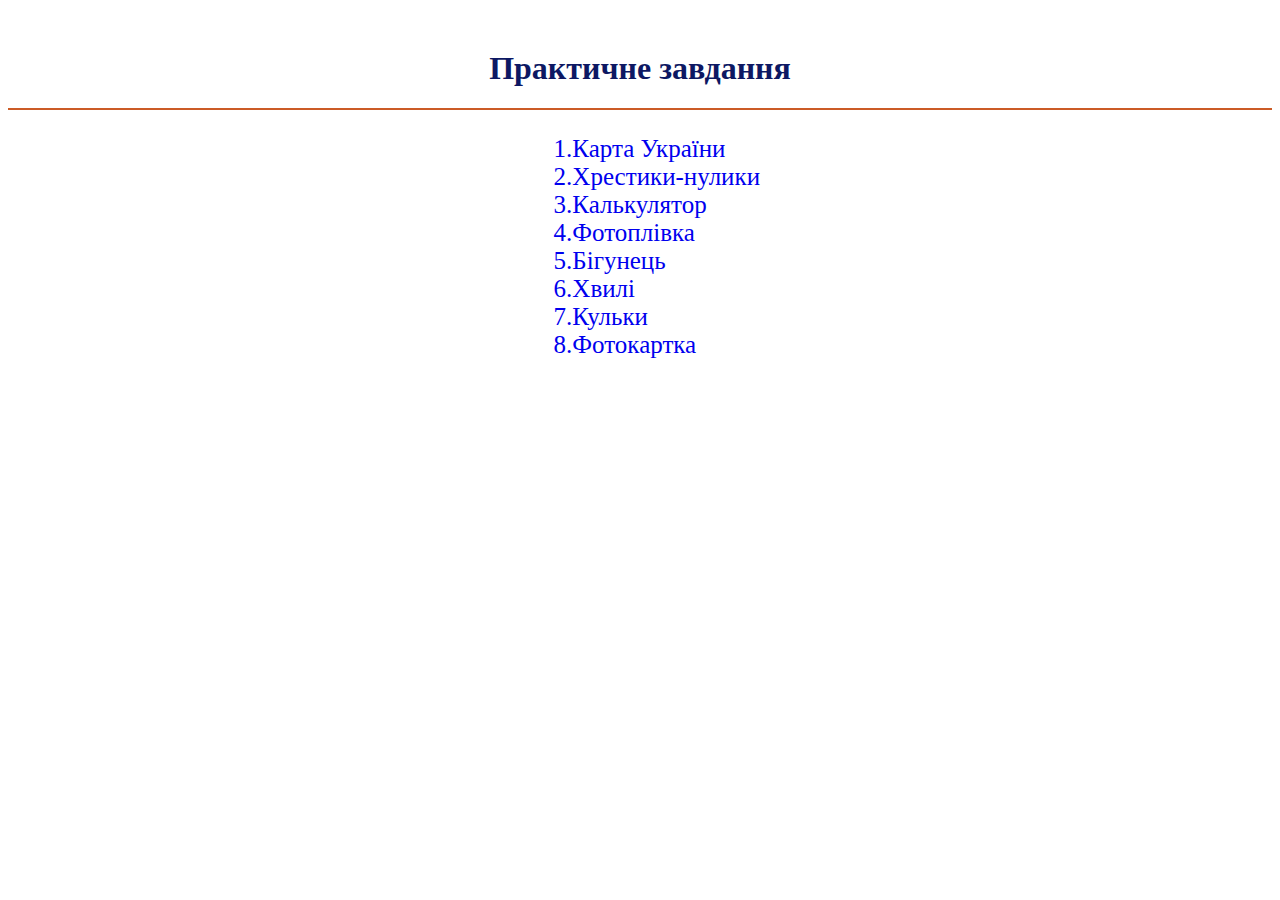
<file: index.html>
<!DOCTYPE html>
<html lang="en">
<head>
    <meta charset="UTF-8">
    <meta http-equiv="X-UA-Compatible" content="IE=edge">
    <meta name="viewport" content="width=device-width, initial-scale=1.0">
    <title>Практичне</title>
</head>
<body>
    <h1 style="text-align:center ;color: #0D1863;margin-top: 50px;">Практичне завдання </h1>
    <hr color="#CB5B26 ">
    <ul style="list-style-type: none;font-size:25px;margin-left:40%;">
        <li><a  style="text-decoration: none;" target="_blank"href="./map.html">1.Карта України</a></li>
        <li><a   style="text-decoration: none;"target="_blank"href="./x_o.html">2.Хрестики-нулики</a></li>
        <li><a style="text-decoration: none;"target="_blank"href="./calculator.html">3.Калькулятор</a></li>
        <li><a  style="text-decoration: none;"target="_blank" href="./image.html">4.Фотоплівка</a></li>
        <li><a style="text-decoration: none;"target="_blank" href="./range.html">5.Бігунець</a></li>
        <li><a style="text-decoration: none;"target="_blank" href="./ripple.html">6.Хвилі</a></li>
        <li><a style="text-decoration: none;"target="_blank" href="./ball.html">7.Кульки</a></li>
        <li><a style="text-decoration: none;"target="_blank"  href="./phomo.html">8.Фотокартка</a></li>
      </ul>
    
</body>
</html>
</file>
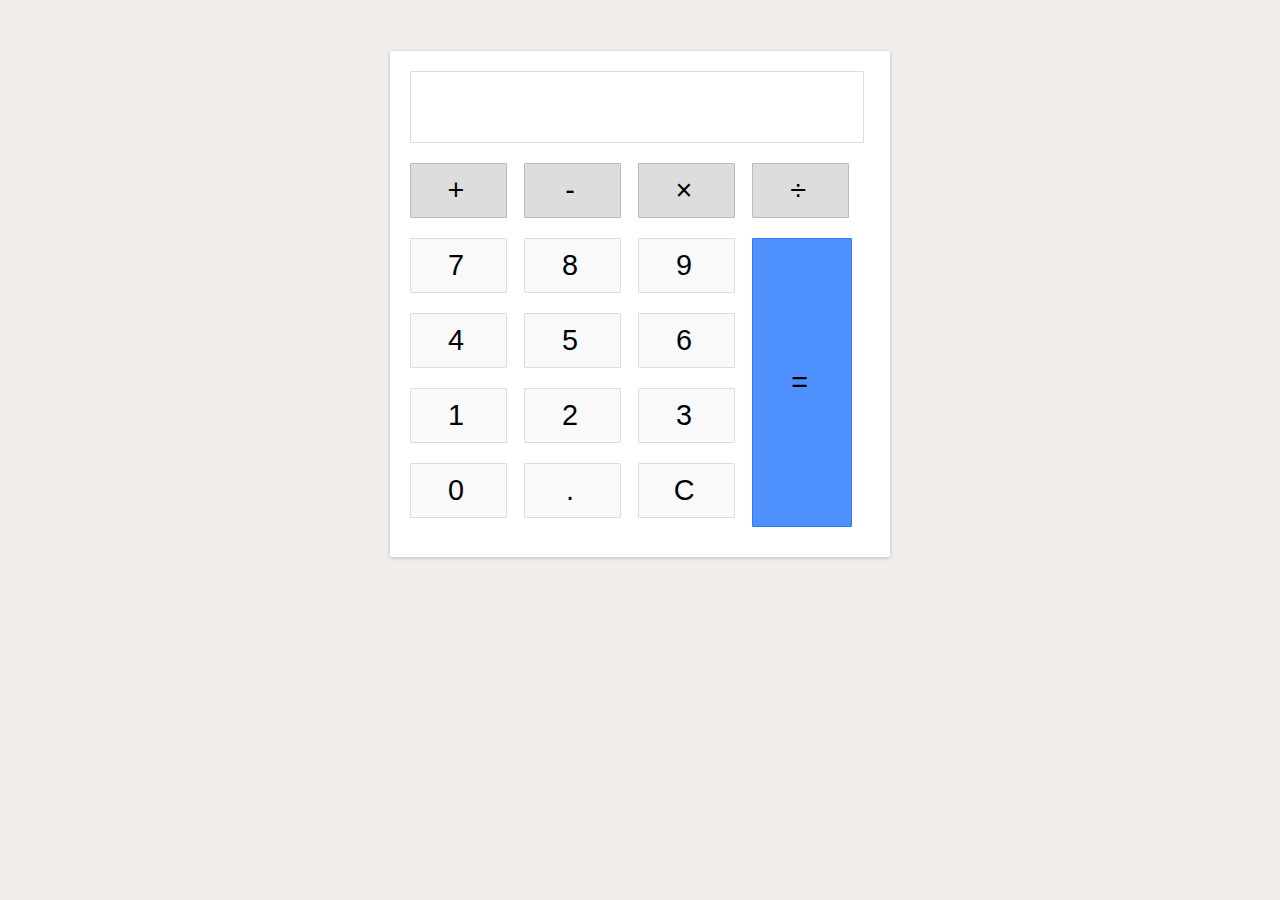
<file: calculator.html>
<!DOCTYPE html>
<html lang="ukr">
<head>
    <meta charset="UTF-8">
    <meta http-equiv="X-UA-Compatible" content="IE=edge">
    <meta name="viewport" content="width=device-width, initial-scale=1.0">
    <title>Document</title>
    <link rel="stylesheet" href="./css/style_cal.css">
</head>
<body>
    <div class="calculator">
        <div class="input" id="input"></div>
        <div class="buttons">
            <div class="operators">
                <div>+</div>
                <div>-</div>
                <div>&times;</div>
                <div>&divide;</div>
            </div>
           <div class="leftPanel">
                <div class="numbers">
                    <div>7</div>
                    <div>8</div>
                    <div>9</div>
                </div>
                <div class="numbers">
                    <div>4</div>
                    <div>5</div>
                    <div>6</div>
                </div>
                <div class="numbers">
                    <div>1</div>
                    <div>2</div>
                    <div>3</div>
                </div>
                <div class="numbers">
                    <div>0</div>
                    <div>.</div>
                    <div id="clear">C</div>
                </div>
            </div>
            <div class="equal" id="result">=</div>
            
            

        </div>
    </div>
    <script src="./js/calculator.js"></script>
    
</body>
</html>
</file>
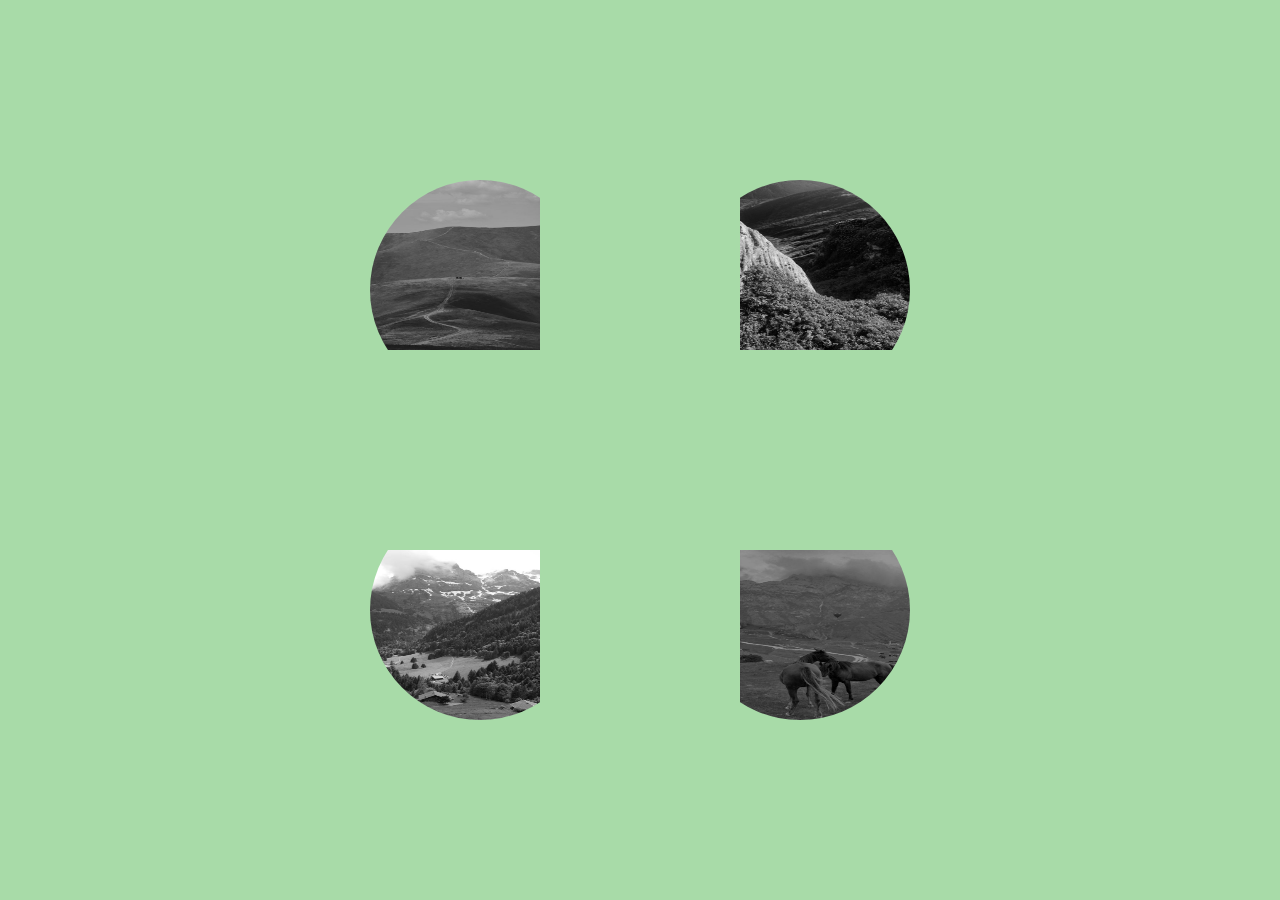
<file: image.html>
<!DOCTYPE html>
<html lang="ru">
<head>
    <meta charset="UTF-8">
    <meta http-equiv="X-UA-Compatible" content="IE=edge">
    <meta name="viewport" content="width=device-width, initial-scale=1.0">
    <title>Document</title>
    <link rel="stylesheet" href="./css/imag.css">
</head>
<body>
    <div class="gallery">
        <img src="./images/1.jpg" alt="01">
        <img src="./images/2.jpg" alt="02">
        <img   src="./images/3.jpg" alt="03">
        <img src="./images/4.jpg" alt="04">
    </div>
</body>
</html>
</file>
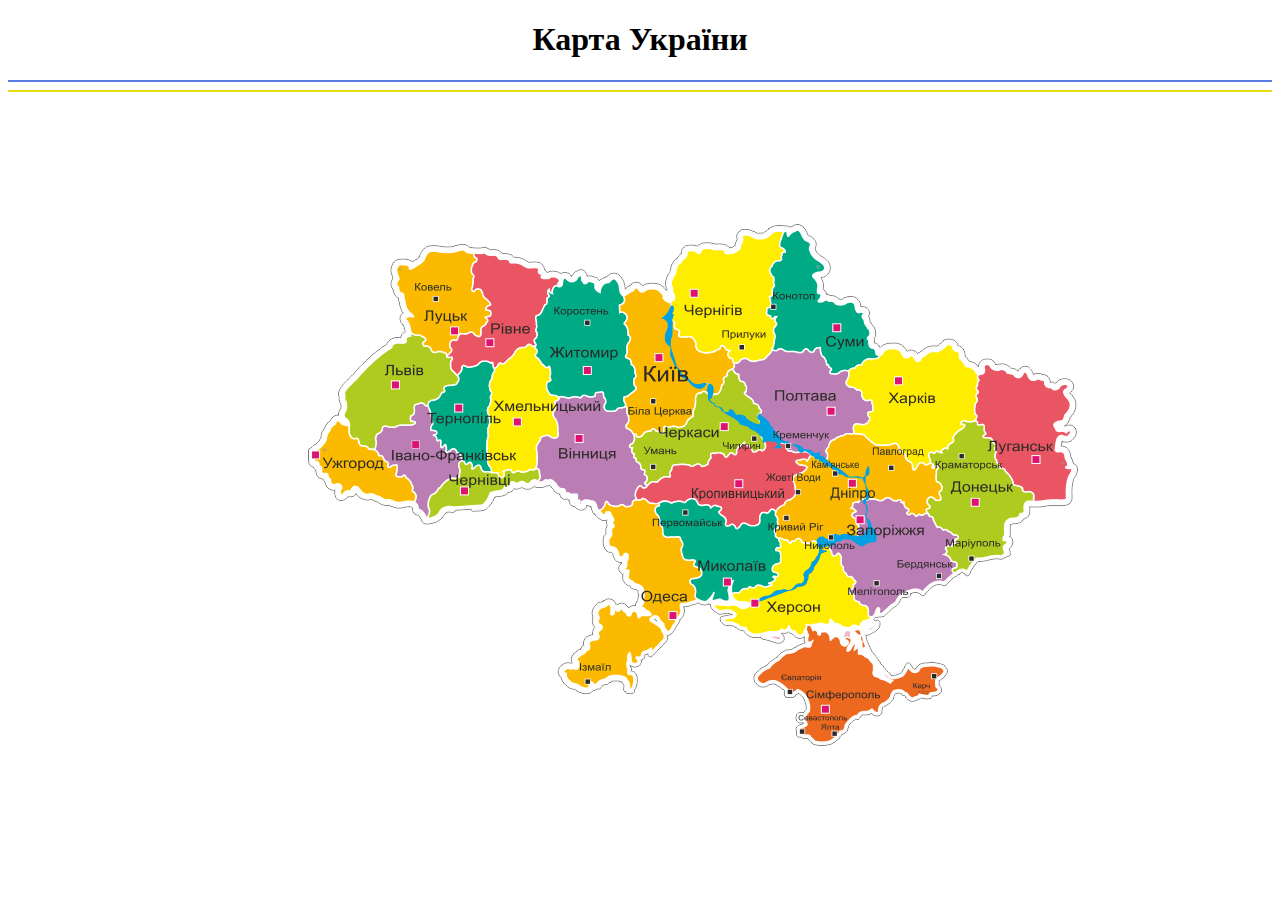
<file: map.html>
<!DOCTYPE html>
<html lang="ukr">
<head>
    <meta charset="UTF-8">
    <meta http-equiv="X-UA-Compatible" content="IE=edge">
    <meta name="viewport" content="width=device-width, initial-scale=1.0">
    <title>Карта України</title>
</head>
<body>
    <h1 style="text-align:center ;">Карта України</h1>
    <hr color="#597CE5">
    <hr color="#E9DB0F">
    <img  style="margin-left: 300px;" src="./images/1490х1010_7030218_1370грн-min.png" alt="Карта" usemap="#image-map">
    <map name="image-map">
        <area target="_blank" alt="Закарпаття" title="Закарпаття"
            href="https://uk.wikipedia.org/wiki/%D0%97%D0%B0%D0%BA%D0%B0%D1%80%D0%BF%D0%B0%D1%82%D1%81%D1%8C%D0%BA%D0%B0_%D0%BE%D0%B1%D0%BB%D0%B0%D1%81%D1%82%D1%8C"
            coords="5,358,8,347,15,340,20,330,28,321,36,315,41,322,44,334,51,338,54,344,62,347,71,350,76,355,81,362,83,368,89,365,90,373,95,375,100,377,105,383,108,390,108,399,106,404,96,403,87,404,77,402,68,396,60,396,51,390,45,391,38,395,30,395,30,386,20,387,20,377,13,377,13,369,4,358"
            shape="poly">
        <area target="_blank" alt="Чернівці" title="Чернівці"
            href="https://uk.wikipedia.org/wiki/%D0%A7%D0%B5%D1%80%D0%BD%D1%96%D0%B2%D0%B5%D1%86%D1%8C%D0%BA%D0%B0_%D0%BE%D0%B1%D0%BB%D0%B0%D1%81%D1%82%D1%8C"
            coords="120,418,130,415,137,409,148,407,159,407,171,407,180,405,184,396,189,391,197,391,204,388,211,382,217,383,224,386,233,377,234,368,226,369,213,372,203,372,194,377,189,373,181,371,172,364,166,368,163,361,155,362,155,371,148,376,140,380,132,391,123,400,124,408"
            shape="poly">
        <area target="_blank" alt="Хмельеицький" title="Хмельеицький"
            href="https://uk.wikipedia.org/wiki/%D0%A5%D0%BC%D0%B5%D0%BB%D1%8C%D0%BD%D0%B8%D1%86%D1%8C%D0%BA%D0%B0_%D0%BE%D0%B1%D0%BB%D0%B0%D1%81%D1%82%D1%8C"
            coords="195,375,195,369,202,368,209,370,218,368,229,366,229,355,230,343,237,335,248,337,251,326,248,317,247,308,249,302,253,296,246,294,240,285,245,278,242,267,236,262,227,255,230,249,222,241,215,245,207,252,198,260,187,269,182,283,184,293,182,303,180,312,182,322,181,336,179,352,183,366,188,371"
            shape="poly">
        <area target="_blank" alt="Львів" title="Львів"
            href="https://uk.wikipedia.org/wiki/%D0%9B%D1%8C%D0%B2%D1%96%D0%B2%D1%81%D1%8C%D0%BA%D0%B0_%D0%BE%D0%B1%D0%BB%D0%B0%D1%81%D1%82%D1%8C"
            coords="39,315,40,303,39,292,47,282,56,271,67,261,82,254,87,243,97,243,104,237,116,237,121,245,127,249,130,254,141,255,147,259,147,269,154,278,150,288,140,292,140,297,135,301,127,304,119,305,112,308,110,314,108,320,111,325,99,326,90,329,81,328,76,334,73,341,72,350,58,345,50,336,44,324"
            shape="poly">
        <area target="_blank" alt="Тернопіль" title="Тернопіль"
            href="https://uk.wikipedia.org/wiki/%D0%A2%D0%B5%D1%80%D0%BD%D0%BE%D0%BF%D1%96%D0%BB%D1%8C%D1%81%D1%8C%D0%BA%D0%B0_%D0%BE%D0%B1%D0%BB%D0%B0%D1%81%D1%82%D1%8C"
            coords="141,286,152,279,155,269,166,266,173,261,183,261,185,267,182,276,181,284,182,295,179,306,179,316,179,327,179,338,178,353,179,364,184,370,175,370,166,366,159,360,154,355,147,348,138,350,138,343,131,341,126,327,127,314,120,304,135,296,135,289"
            shape="poly">
        <area target="_blank" alt="ІФ" title="ІФ"
            href="https://uk.wikipedia.org/wiki/%D0%86%D0%B2%D0%B0%D0%BD%D0%BE-%D0%A4%D1%80%D0%B0%D0%BD%D0%BA%D1%96%D0%B2%D1%81%D1%8C%D0%BA%D0%B0_%D0%BE%D0%B1%D0%BB%D0%B0%D1%81%D1%82%D1%8C"
            coords="103,405,112,412,118,418,121,409,120,401,124,393,132,387,140,377,151,375,149,365,154,358,147,350,139,352,138,345,131,346,127,338,128,332,120,330,125,323,120,311,113,303,105,311,112,323,103,323,93,327,81,328,75,336,71,345,76,355,79,364,88,363,91,372,105,380,109,392,109,398"
            shape="poly">
        <area target="_blank" alt="Волинь" title="Волинь"
            href="https://uk.wikipedia.org/wiki/%D0%92%D0%BE%D0%BB%D0%B8%D0%BD%D1%81%D1%8C%D0%BA%D0%B0_%D0%BE%D0%B1%D0%BB%D0%B0%D1%81%D1%82%D1%8C"
            coords="102,231,97,222,96,212,105,213,99,204,95,195,89,190,86,177,89,164,99,160,107,165,114,159,120,147,130,148,143,147,156,146,165,149,169,159,163,170,167,177,165,189,172,188,179,198,184,202,179,209,183,213,176,216,179,222,174,228,172,233,159,232,148,238,142,242,142,254,131,250,122,245,114,244,120,237,109,233"
            shape="poly">
        <area target="_blank" alt="Вінниця" title="Вінниця"
            href="https://uk.wikipedia.org/wiki/%D0%92%D1%96%D0%BD%D0%BD%D0%B8%D1%86%D1%8C%D0%BA%D0%B0_%D0%BE%D0%B1%D0%BB%D0%B0%D1%81%D1%82%D1%8C"
            coords="232,382,240,382,249,388,256,389,257,398,264,397,269,403,280,401,285,408,292,408,298,401,303,407,313,407,319,407,326,401,325,394,331,388,337,382,334,372,329,364,325,357,326,342,317,348,320,332,314,327,320,320,316,310,306,311,297,311,296,302,293,292,285,296,276,296,267,297,257,298,247,303,247,314,249,328,249,336,240,337,230,342,227,358,227,368"
            shape="poly">
        <area target="_blank" alt="Рівненська" title="Рівненська"
            href="https://uk.wikipedia.org/wiki/%D0%A0%D1%96%D0%B2%D0%BD%D0%B5%D0%BD%D1%81%D1%8C%D0%BA%D0%B0_%D0%BE%D0%B1%D0%BB%D0%B0%D1%81%D1%82%D1%8C"
            coords="173,151,185,152,193,155,198,160,206,160,215,163,226,167,237,167,238,175,250,177,256,180,248,188,248,195,242,196,241,207,232,217,232,228,232,237,230,244,224,242,217,246,199,260,190,264,185,259,175,262,162,266,152,268,155,273,150,259,147,253,150,243,161,236,168,235,175,234,179,228,184,216,181,207,185,201,179,197,173,189,166,187,167,178,165,170,168,161"
            shape="poly">
        <area target="_blank" alt="Луганськ" title="Луганськ"
            href="https://uk.wikipedia.org/wiki/%D0%9B%D1%83%D0%B3%D0%B0%D0%BD%D1%81%D1%8C%D0%BA%D0%B0_%D0%BE%D0%B1%D0%BB%D0%B0%D1%81%D1%82%D1%8C"
            coords="727,404,746,399,759,399,761,383,768,368,758,367,761,359,758,352,749,350,753,338,761,338,768,330,760,327,747,328,759,319,764,306,760,296,763,284,754,281,747,286,740,284,736,276,728,276,719,270,712,272,702,270,691,264,679,261,671,266,671,287,671,298,666,312,668,319,675,325,677,332,686,340,689,348,689,356,692,366,704,378,711,384,717,390,724,391"
            shape="poly">
        <area target="_blank" alt="Житомр" title="Житомр"
            href="https://uk.wikipedia.org/wiki/%D0%96%D0%B8%D1%82%D0%BE%D0%BC%D0%B8%D1%80%D1%81%D1%8C%D0%BA%D0%B0_%D0%BE%D0%B1%D0%BB%D0%B0%D1%81%D1%82%D1%8C"
            coords="258,177,267,178,277,177,285,178,289,187,301,178,311,176,314,187,318,201,313,212,320,214,314,221,320,229,323,239,320,247,317,256,325,265,327,275,327,281,329,288,320,295,318,301,312,308,301,308,299,300,294,290,288,293,277,295,267,295,258,296,247,293,242,284,247,276,243,268,238,262,230,255,232,243,232,228,233,215,247,193"
            shape="poly">
        <area target="_blank" alt="Київ" title="Київ"
            href="https://uk.wikipedia.org/wiki/%D0%9A%D0%B8%D1%97%D0%B2%D1%81%D1%8C%D0%BA%D0%B0_%D0%BE%D0%B1%D0%BB%D0%B0%D1%81%D1%82%D1%8C"
            coords="318,195,329,189,336,190,346,189,359,194,362,201,367,212,366,223,369,230,374,238,385,241,393,252,406,254,415,249,422,254,426,262,425,271,420,276,414,287,410,296,395,295,387,305,385,318,379,326,369,328,359,328,356,336,347,330,340,335,332,337,325,332,320,327,322,318,319,307,330,289,329,272,327,264,317,258,325,240,315,222,320,216,315,210"
            shape="poly">
        <area target="_blank" alt="Черкаси" title="Черкаси"
            href="https://uk.wikipedia.org/wiki/%D0%A7%D0%B5%D1%80%D0%BA%D0%B0%D1%81%D1%8C%D0%BA%D0%B0_%D0%BE%D0%B1%D0%BB%D0%B0%D1%81%D1%82%D1%8C"
            coords="339,382,338,375,333,367,328,358,325,347,327,337,341,330,356,331,367,326,386,318,391,302,398,296,414,288,423,273,430,277,437,289,445,302,453,309,451,322,443,328,453,336,458,347,448,349,440,345,433,344,427,354,420,357,410,352,401,357,397,365,380,364,365,364,358,371,363,376,354,378,347,382"
            shape="poly">
        <area target="_blank" alt="Чернінів" title="Чернінів"
            href="https://uk.wikipedia.org/wiki/%D0%A7%D0%B5%D1%80%D0%BD%D1%96%D0%B3%D1%96%D0%B2%D1%81%D1%8C%D0%BA%D0%B0_%D0%BE%D0%B1%D0%BB%D0%B0%D1%81%D1%82%D1%8C"
            coords="364,194,363,181,370,165,375,151,383,148,393,148,401,147,412,145,421,150,428,148,431,135,440,130,451,136,464,132,476,128,473,145,476,150,472,159,462,169,466,183,464,194,463,204,459,213,468,217,467,225,466,236,462,251,456,258,440,262,427,263,423,255,414,244,408,252,395,252,386,239,373,237,369,228,367,215,364,204"
            shape="poly">
        <area target="_blank" alt="Полтава" title="Полтава"
            href="https://uk.wikipedia.org/wiki/%D0%9F%D0%BE%D0%BB%D1%82%D0%B0%D0%B2%D1%81%D1%8C%D0%BA%D0%B0_%D0%BE%D0%B1%D0%BB%D0%B0%D1%81%D1%82%D1%8C"
            coords="426,266,432,278,438,285,440,295,450,307,460,323,477,343,493,346,509,353,518,360,524,343,536,335,547,334,546,324,557,325,561,320,561,310,563,303,552,293,540,286,539,277,533,269,525,273,519,265,513,254,507,249,494,249,484,253,474,250,463,250,459,257,448,259,439,259"
            shape="poly">
        <area target="_blank" alt="Суми" title="Суми"
            href="https://uk.wikipedia.org/wiki/%D0%A1%D1%83%D0%BC%D1%81%D1%8C%D0%BA%D0%B0_%D0%BE%D0%B1%D0%BB%D0%B0%D1%81%D1%82%D1%8C"
            coords="480,130,494,130,503,138,507,143,507,151,514,157,521,165,518,171,512,175,514,188,521,197,532,200,545,201,553,204,552,212,559,211,560,221,563,231,566,238,570,248,572,255,563,260,553,264,543,270,530,270,522,263,515,252,503,245,494,247,488,249,475,248,465,247,468,235,472,223,473,215,463,211,469,195,467,181,465,168,472,159,476,154,474,143,475,133"
            shape="poly">
        <area target="_blank" alt="Харків" title="Харків"
            href="https://uk.wikipedia.org/wiki/%D0%A5%D0%B0%D1%80%D0%BA%D1%96%D0%B2%D1%81%D1%8C%D0%BA%D0%B0_%D0%BE%D0%B1%D0%BB%D0%B0%D1%81%D1%82%D1%8C"
            coords="573,251,587,245,599,250,608,254,622,243,637,243,649,241,657,255,667,268,668,298,666,319,654,321,651,330,645,343,640,347,628,353,623,360,610,366,599,359,591,347,578,345,560,340,550,331,562,317,567,306,556,295,543,287,541,274,559,261"
            shape="poly">
        <area target="_blank" alt="Донецька" title="Донецька"
            href="https://uk.wikipedia.org/wiki/%D0%94%D0%BE%D0%BD%D0%B5%D1%86%D1%8C%D0%BA%D0%B0_%D0%BE%D0%B1%D0%BB%D0%B0%D1%81%D1%82%D1%8C"
            coords="664,321,651,329,646,342,634,353,623,365,625,380,631,384,631,400,621,400,620,408,625,420,637,427,648,435,646,447,637,448,643,457,647,463,647,471,657,471,663,464,675,459,690,454,699,453,701,441,699,430,703,420,713,418,720,408,724,398,711,390,687,356,684,339,674,325"
            shape="poly">
        <area target="_blank" alt="Кіровоград" title="Кіровоград"
            href="https://uk.wikipedia.org/wiki/%D0%9A%D1%96%D1%80%D0%BE%D0%B2%D0%BE%D0%B3%D1%80%D0%B0%D0%B4%D1%81%D1%8C%D0%BA%D0%B0_%D0%BE%D0%B1%D0%BB%D0%B0%D1%81%D1%82%D1%8C"
            coords="328,401,338,402,351,408,361,407,372,405,386,402,391,407,400,409,412,412,417,421,422,428,432,429,447,427,452,417,466,414,476,409,485,400,485,386,491,377,497,371,490,365,498,362,488,357,473,347,460,346,453,355,445,349,436,346,426,355,420,358,408,355,399,366,388,367,371,368,361,379,352,383,342,385,331,388"
            shape="poly">
        <area target="_blank" alt="Дніпро" title="Дніпро"
            href="https://uk.wikipedia.org/wiki/%D0%94%D0%BD%D1%96%D0%BF%D1%80%D0%BE%D0%BF%D0%B5%D1%82%D1%80%D0%BE%D0%B2%D1%81%D1%8C%D0%BA%D0%B0_%D0%BE%D0%B1%D0%BB%D0%B0%D1%81%D1%82%D1%8C"
            coords="470,412,470,422,467,435,477,441,489,441,501,442,514,437,528,434,550,434,550,422,544,413,546,403,560,398,581,400,592,402,598,410,613,415,619,404,627,397,629,384,623,370,610,366,596,357,590,347,567,343,551,334,533,335,518,359,504,355,490,362,501,369,485,382"
            shape="poly">
        <area target="_blank" alt="Миколаїв" title="Миколаїв"
            href="https://uk.wikipedia.org/wiki/%D0%9C%D0%B8%D0%BA%D0%BE%D0%BB%D0%B0%D1%97%D0%B2%D1%81%D1%8C%D0%BA%D0%B0_%D0%BE%D0%B1%D0%BB%D0%B0%D1%81%D1%82%D1%8C"
            coords="352,406,352,419,355,432,366,435,373,436,373,448,375,458,385,460,388,467,390,477,381,480,387,489,395,502,404,501,418,501,423,495,432,491,444,487,458,486,466,478,463,471,472,462,472,452,471,444,467,433,467,419,465,410,453,415,451,422,438,425,427,428,415,421,412,412,390,405,380,401"
            shape="poly">
        <area target="_blank" alt="Запоріжжя" title="Запоріжжя"
            href="https://uk.wikipedia.org/wiki/%D0%97%D0%B0%D0%BF%D0%BE%D1%80%D1%96%D0%B7%D1%8C%D0%BA%D0%B0_%D0%BE%D0%B1%D0%BB%D0%B0%D1%81%D1%82%D1%8C"
            coords="505,441,521,447,527,455,532,454,533,462,540,474,546,477,545,490,553,501,565,515,575,514,591,502,601,491,611,488,617,490,631,484,644,480,647,474,640,457,636,450,645,442,647,434,635,428,623,417,620,408,600,411,594,404,582,402,562,399,548,404,552,429,540,434,526,434"
            shape="poly">
        <area target="_blank" alt="Херсонська" title="Херсонська"
            href="https://uk.wikipedia.org/wiki/%D0%A5%D0%B5%D1%80%D1%81%D0%BE%D0%BD%D1%81%D1%8C%D0%BA%D0%B0_%D0%BE%D0%B1%D0%BB%D0%B0%D1%81%D1%82%D1%8C"
            coords="404,504,417,511,427,514,412,517,427,526,439,530,448,536,470,540,478,531,490,534,501,525,519,525,533,528,546,530,564,531,565,521,558,509,544,501,544,483,540,476,534,466,530,457,523,454,517,446,504,443,497,443,486,443,477,440,473,445,473,450,473,460,471,473,466,480,460,486,449,487,433,491,426,498,427,504,414,502"
            shape="poly">
        <area target="_blank" alt="Одеська" title="Одеська"
            href="https://uk.wikipedia.org/wiki/%D0%9E%D0%B4%D0%B5%D1%81%D1%8C%D0%BA%D0%B0_%D0%BE%D0%B1%D0%BB%D0%B0%D1%81%D1%82%D1%8C"
            coords="290,412,300,415,300,428,299,446,306,451,316,461,315,476,325,484,333,494,328,505,316,507,304,504,295,502,288,509,289,523,289,530,285,540,274,542,271,553,262,563,253,569,261,584,271,589,285,589,300,581,318,578,315,584,318,591,326,586,326,576,321,564,329,560,338,556,351,546,359,532,370,521,374,509,386,501,387,489,379,480,390,474,386,464,373,454,371,438,356,434,350,421,345,407,332,400,321,405,311,405,299,404"
            shape="poly">
        <area target="_blank" alt="Крим" title="Крим" href="https://uk.wikipedia.org/wiki/%D0%9A%D1%80%D0%B8%D0%BC"
            coords="496,534,499,545,485,550,475,552,454,569,451,581,468,582,479,587,489,593,494,593,498,606,498,616,492,632,500,637,512,643,530,635,539,625,547,614,563,610,570,613,576,606,587,592,596,596,604,597,616,597,629,591,629,579,637,570,630,565,607,569,578,573,569,561,563,552,557,539,549,531,532,528,518,527,505,525"
            shape="poly">
    </map>
</body>
</html>
</file>
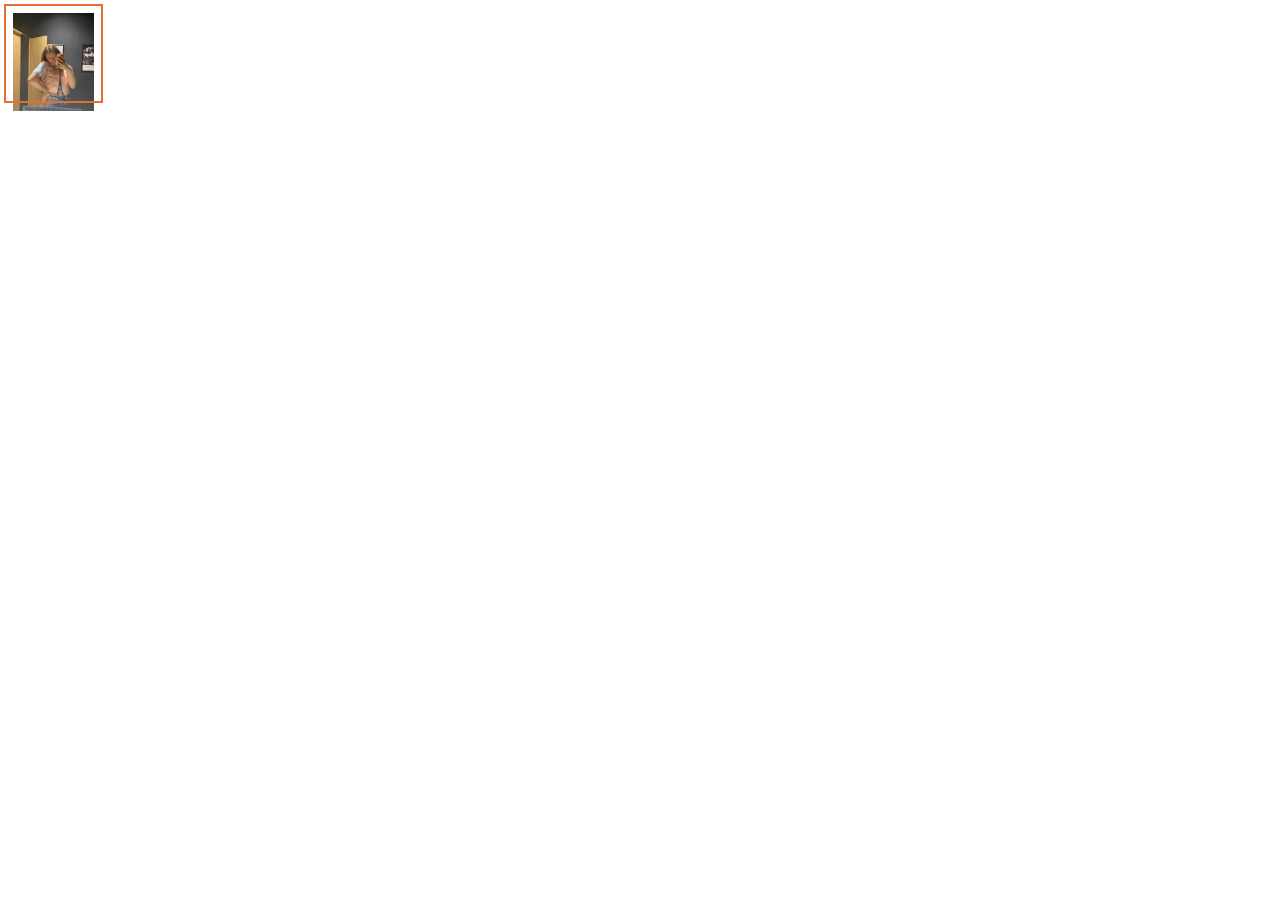
<file: phomo.html>
<!DOCTYPE html>
<html lang="ukr">
<head>
    <meta charset="UTF-8">
    <meta http-equiv="X-UA-Compatible" content="IE=edge">
    <meta name="viewport" content="width=device-width, initial-scale=1.0">
    <title>Document</title>
    <link rel="stylesheet" href="./css/ball.css">
</head>
<body>
    <div class="clip">
        <img src="./images/photo_2022-08-07_19-13-51.jpg"  alt="">
    </div>
</body>
</html>
</file>
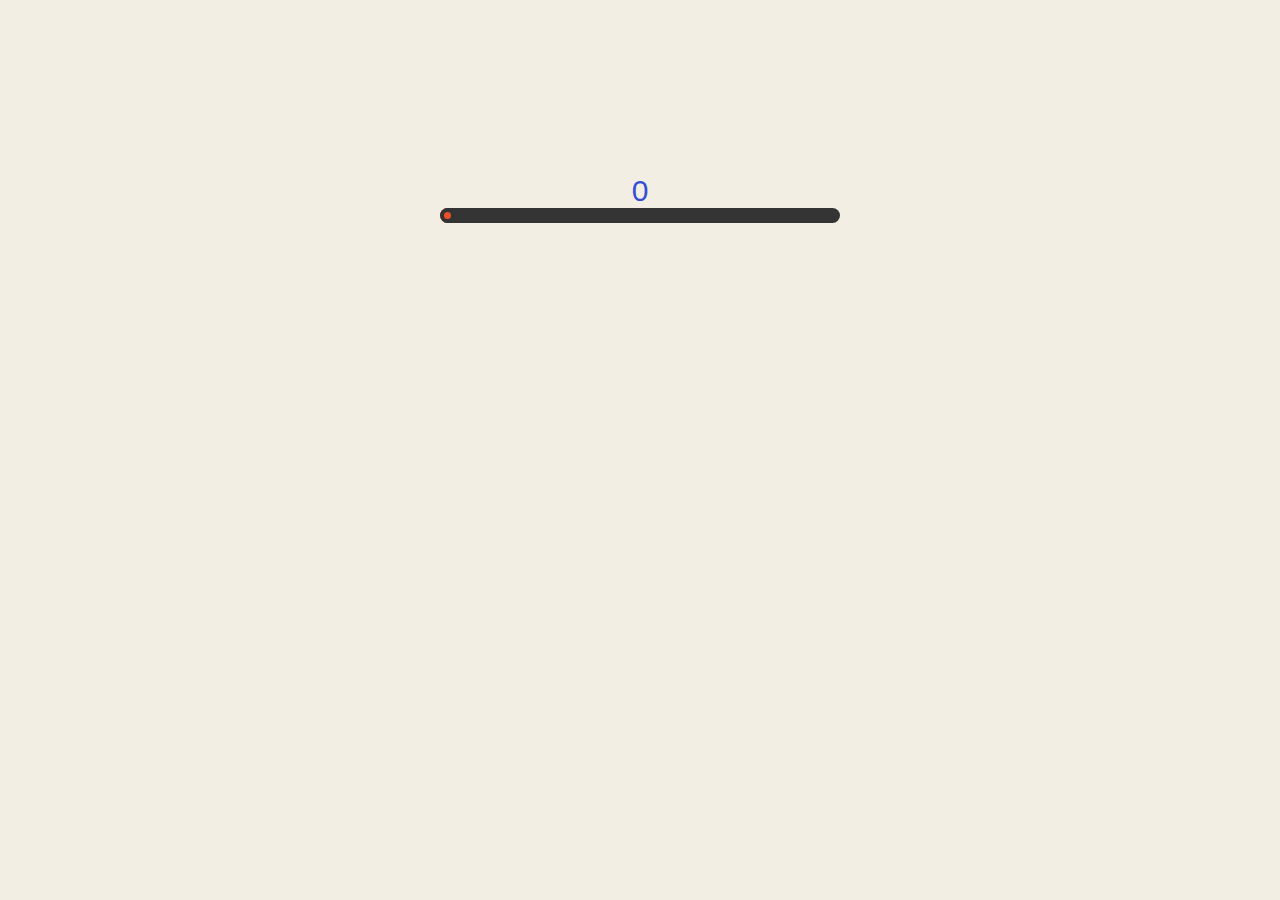
<file: range.html>
<!DOCTYPE html>
<html lang="en">
<head>
    <meta charset="UTF-8">
    <meta http-equiv="X-UA-Compatible" content="IE=edge">
    <meta name="viewport" content="width=device-width, initial-scale=1.0">
    <title>Document</title>
    <link rel="stylesheet" href="./css/range.css">
</head>
<body>
    <div>
        <span id="rangeValue">0</span>
        <input class="range" type="range" value="0" max="100" onchange="rangeSlide(this.value)" onmousemove="rangeSlide(this.value)"></input >     
    </div>
    <script type="text/javascript">{
        function rangeSlide(value){
            document.getElementById('rangeValue').innerHTML=value
        }
    }
    </script>
</body>
</html>
</file>
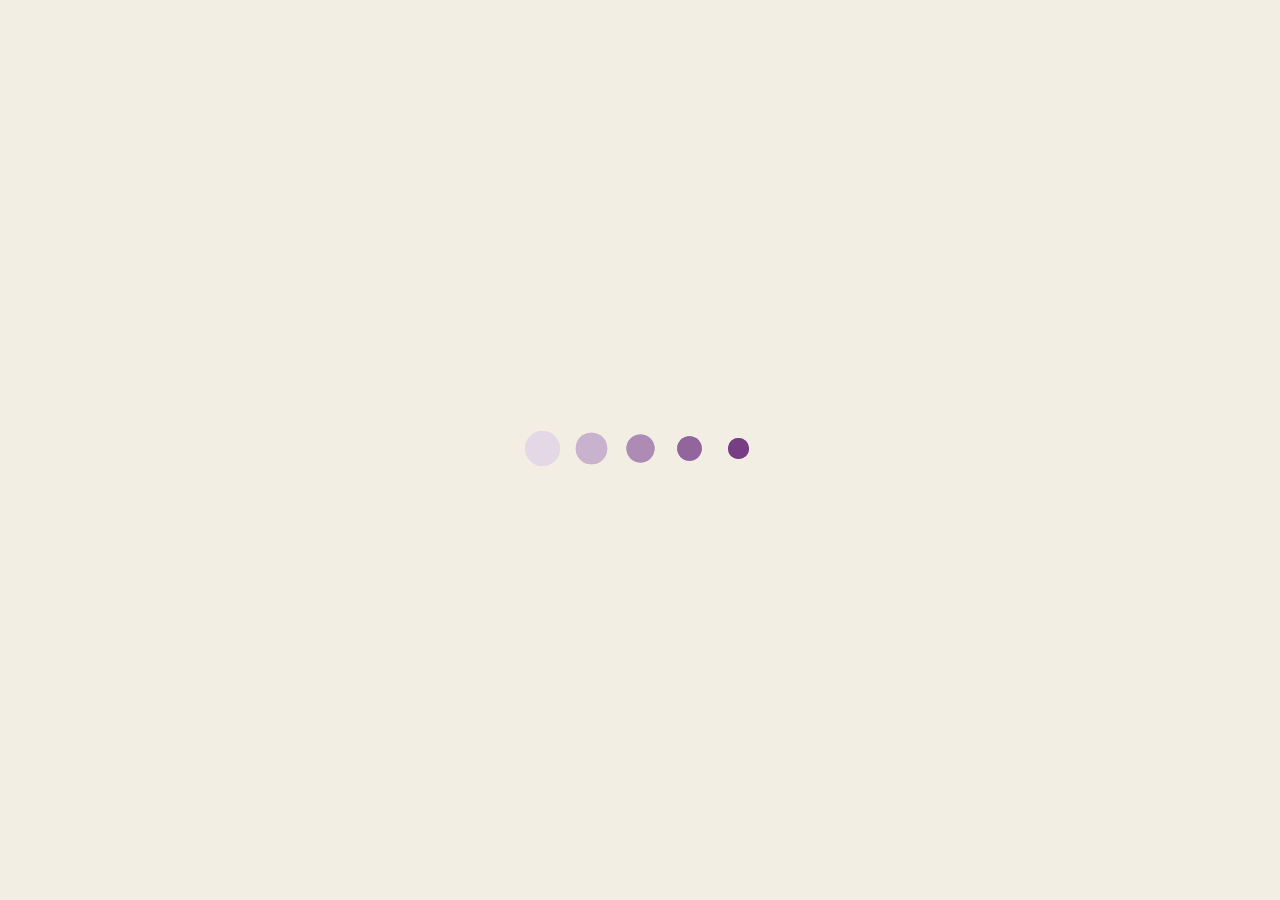
<file: ripple.html>
<!DOCTYPE html>
<html lang="ru">
<head>
    <meta charset="UTF-8">
    <meta http-equiv="X-UA-Compatible" content="IE=edge">
    <meta name="viewport" content="width=device-width, initial-scale=1.0">
    <title>Document</title>
    <link rel="stylesheet" href="./css/ripple.css">
</head>
<body>
    <div>
        <span></span>
        <span></span>
        <span></span>
        <span></span>
        <span></span>
    </div>
    
</body>
</html>
</file>
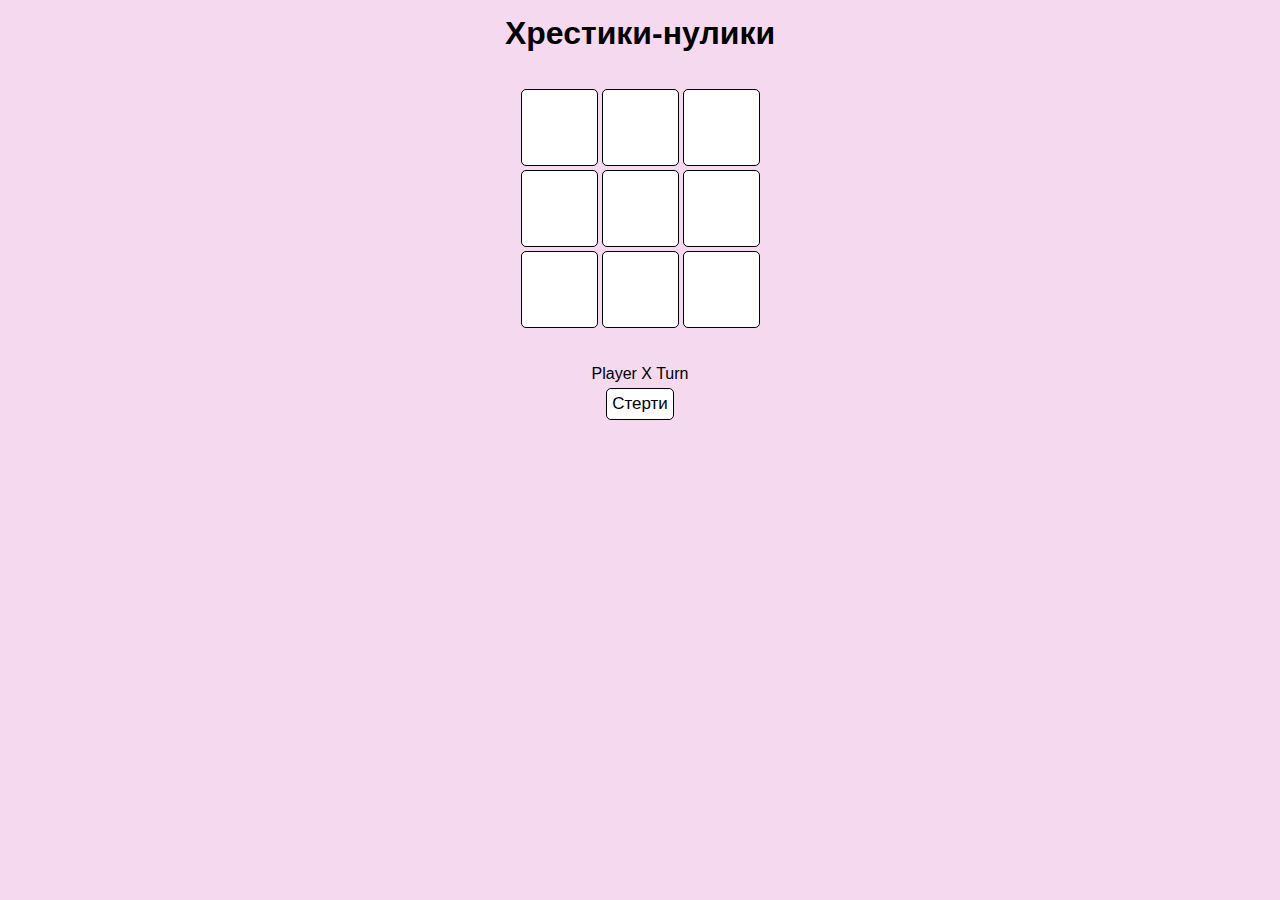
<file: x_o.html>
<!DOCTYPE html>
<html lang="ukr">
<head>
    <meta charset="UTF-8">
    <meta http-equiv="X-UA-Compatible" content="IE=edge">
    <meta name="viewport" content="width=device-width, initial-scale=1.0">
    <title>Document</title>
    <link rel="stylesheet" href="./css/style.css">
</head>
<body>
    <div class="header">
        <h1>Хрестики-нулики</h1>
    </div>
    <div class="box">
        <div class="row">
            <input class="btn" type="text" readonly>
            <input class="btn" type="text" readonly>
            <input class="btn" type="text" readonly>
        </div>
        <div class="row">
            <input class="btn" type="text" readonly>
            <input class="btn" type="text" readonly>
            <input class="btn" type="text" readonly>
        </div>
        <div class="row">
            <input class="btn" type="text" readonly>
            <input class="btn" type="text" readonly>
            <input class="btn" type="text" readonly>
        </div>
    </div>
    <p class="result">Player X Turn</p>

    <div  class="reset">
        <button id="reset">Стерти</button>
    </div>
    
    <script src="./js/h.js"></script>
</body>
</html>
</file>
<file: css/style_cal.css>
body{
    width: 500px;
    margin: 4%auto;
    font-family: 'Source Sans Pro',sans-serif;
    letter-spacing: 5px;
    font-size: 1.8rem;
    background-color: #F1EDEB;
    /* -moz-user-select: none; */
    /* -webkit-user-select: none; */
}
.calculator{
    padding: 20px;
    background-color: #ffffff;
    -webkit-box-shadow:0px 1px 4px 0px rgb(0,0,0,0.2);
    box-shadow: 0px 1px 4px 0px rgb(0, 0, 0, 0.2);
    border-radius: 1px;
}
.input{
    border: 1px solid #ddd;
    border-radius: 1px;
    height: 60px;
    padding-right: 15px;
    padding-top: 10px;
    text-align: right;
    margin-right: 6px;
    font-size: 2.5rem;
    overflow-x:auto;
    transition: all .2s ease-in-out;
}
.input:hover{
    border: 1px solid #bbb;
    -webkit-box-shadow:inset 0px 1px 4px 0px rgb(0, 0, 0, 0.2);
    box-shadow:inset 0px 1px 4px 0px rgb(0, 0, 0, 0.2);
}
.operators div{
    display: inline-block;
    border: 1px solid #bbb;
    border-radius: 1px;
    width: 75px;
    text-align: center;
    padding: 10px;
    margin: 20px 4px 10px 0;
    cursor: pointer;
    background-color: #ddd;
    transition: border-color .2s ease-in-out ,background-color.2s,box-shadow.2s;
}
.operators div:hover{
    background-color: #ddd;
    -webkit-box-shadow: inset 0px 1px 4px 0px rgb(0, 0, 0, 0.2);
    box-shadow: inset 0px 1px 4px 0px rgb(0, 0, 0, 0.2);
    border-color: #aaa;
}
.leftPanel{
    display: inline-block;
}
.numbers div{
    display: inline-block;
    border: 1px solid #ddd;
    border-radius: 1px;
    width: 75px;
    text-align: center;
    padding: 10px;
    margin: 10px 4px 10px 0;
    cursor: pointer;
    background-color: #f9f9f9;
    transition: border-color .2s ease-in-out ,background-color.2s,box-shadow.2s;
}

.numbers div:hover{
    background-color: #f1f1ff;
    -webkit-box-shadow:  0px 1px 4px 0px rgb(0, 0, 0, 0.2);
    box-shadow:  0px 1px 4px 0px rgb(0, 0, 0, 0.2);
    border-color: #bbb;
}
div.equal{
    display: inline-block;
    border: 1px solid #3079ed;
    border-radius: 1px;
    width: 17%;
    text-align: center;
    padding:127px 10px;
    margin: 10px 6px 10px 0;
    vertical-align: top;
    cursor: pointer;
    background-color: #4d90fe;
    transition: border-color .2s ease-in-out ;
}
div.equal:hover{
    background-color: #307cf9;
    -webkit-box-shadow:  0px 1px 4px 0px rgb(0, 0, 0, 0.2);
    box-shadow:  0px 1px 4px 0px rgb(0, 0, 0, 0.2);
    border-color: #1857bb;   
}
div.equal:active{
    font-weight: bold;
}
</file>
<file: css/imag.css>
.gallery{
    --s:200px;
    --g:8px;
    display:grid;
    grid: auto-flow var(--s)/repeat(2,var(--s));
    gap: var(--s);

}
.gallery > img {
    width: 100%;
    aspect-ratio: 1;
    cursor: pointer;
    filter: grayscale();
    z-index: 0;
    transition: .25s ,z-index 0s .25s;
}
.gallery>img:hover{
    width: calc(200%+var(--g));
    filter: grayscale(0);
    z-index: 0;
    --_c:50%;
    transition: .4s,z-index 0s;
}
.gallery>img:nth-child(1){
    clip-path: circle(var(--_c,55% at 70% 70%));
    place-self:start;
}
.gallery>img:nth-child(2) {
    clip-path: circle(var(--_c, 55% at 30% 70%));
    place-self: start end;
}
.gallery>img:nth-child(3) {
    clip-path: circle(var(--_c, 55% at 70% 30%));
    place-self: end start;
}
.gallery>img:nth-child(4) {
    clip-path: circle(var(--_c, 55% at 30% 30%));
    place-self: end;
}

body {
    margin: 0;
    min-height: 100vh;
    display: grid;
    place-content: center;
    background: #a8dba8;
}
</file>
<file: css/ball.css>
.container{
    width: 200px;
    height: 500px;
    margin: auto;
    margin-top: 40%;
    margin-left: 50%;
    transform: translate(-50%,-50%);
}
.ball{
    width: 30px;
    height: 30px;
    position: absolute;
    border-radius: 50%;
    left: 15%;
    animation: ball .5s alternate infinite ease;
}
@keyframes ball{
    0%{
        top: 60px;
        height: 5px;
        border-radius: 50px 50px 25px 25px;
        transform: scaleX(1.7);
        background-color: #ff3ea5ff;
    }
    40%{
        height: 20px;
        border-radius: 50%;
        transform: scaleX(1);
        background-color: #edff00ff;
    }
    100%{
        top: 0;
        background-color: #00a4ccff;
    }
}
.ball:nth-child(2){
    left: 45%;
    animation-delay: .2s;
}
.ball:nth-child(3) {
    left:auto;
    right: 10%;
    animation-delay: .4s;
}
.shadow{
    width: 20px;
    height: 4px;
    border-radius: 50%;
    background-color: #ffffff59;
    position: absolute;
    top: 62px;
    z-index: -1;
    left: 15%;
    filter: blur(1px);
    animation: shadow .5s  alternate infinite ease;
}
@keyframes shadow{
    0%{
        transform: scaleX(1.5);
        background-color: #ff3ea56b;
    }
    40%{
        transform:scaleX(1);
        opacity: .7;
        background-color: #edff9866;
    }
    100%{
        transform: scaleX(.2);
        opacity: .4;
        background-color: #00a4cc6b;
    }
}
.shadow:nth-child(4){
    left: 45%;
    animation-delay: .2s;
}
.shadow:nth-child(5) {
    left:auto;
    right: 15%;
    animation-delay: .3s;
}

.clip{
    position: relative;
    display: grid;
    place-items:center;
    width: 90px;
    height: 90px;

}
.clip img{
    width: 90%;
    height: 90%;
}
.clip:before,
.clip:after{
    content: "";
    position: absolute;
    width: 110%;
    height:110%;
    margin: -5%;
    box-shadow: inset 0 0 0 2px #E46E33;
    animation: clipMe 3s linear infinite;
}
.clip:before{
    animation-delay: -1.5s;
}
@keyframes clipMe{
    0%,100%{
        clip:rect(0,
            100px,
            2px,
            0)
       ;
    }
    25%{
        clip: rect(0 ,2px,100px,0);
    }
    50%{
        clip: rect(98px,100px,100px,0);
    }
    75%{
        clip: rect(0,100px,100px,98px);
    }
}
</file>
<file: css/range.css>
*{
    margin: 0;
    padding: 0;
    font-family:"Montserret",sans-serif ;
}
body{
    display: flex;
    justify-content: center;
    align-items: center;
    min-height: 400px;
    background: #f2eee3;
}
div{
    position:absolute;
}
#rangeValue{
    position: relative;
    display: block;
    text-align: center;
    font-size: 30px;
    color: rgb(53, 79, 210);
    font-weight: 400;
}
.range{
    width: 400px;
    height: 15px;
    -webkit-appearance:none ;
    background: rgb(52, 52, 52);
    border-radius: 15px;
    overflow: hidden;
}
.range::-webkit-slider-thumb{
    -webkit-appearance: none;
    width: 15px;
    height: 15px;
    border-radius: 15px;
    background:#eb502a;
    cursor: pointer;
    border: 4px solid #333;
    box-shadow: -410px 0 0 400px rgb(246, 63, 63);
}
</file>
<file: css/ripple.css>
body{
    margin: 0;
    min-height: 100vh;
    display: flex;
    justify-content: center;
    align-items: center;
    background-color: #f2eee3;
}
span{
    display: inline-block;
    width: 35px;
    height: 35px;
    border-radius: 50%;
    margin: 0 5px;
    position: relative;
}

span::before{
    content: "";
    position: absolute;
    width: 100%;
    height: 100%;
    background-color: inherit;
    border-radius: 50%;
    z-index: -1;
    animation: ripple 1.5s ease-out infinite;
}

span:first-child{
    background-color: #e4d8e6;
}

span:first-child::before {
    animation-delay: 0.2s;
}

span:nth-child(2){
    background-color: #c9b2ce;
    transform: scale(0.9);
}
span:nth-child(2)::before {
    animation-delay: 0.4s;
}
span:nth-child(3) {
    background-color: #ad8bb5;
    transform: scale(0.8);
}

span:nth-child(3)::before {
    animation-delay: 0.6s;
}

span:nth-child(4) {
    background-color: #92659d;
    transform: scale(0.7);
}

span:nth-child(4)::before {
    animation-delay: 0.8s;
}

span:last-child{
    background-color: #773e84;
    transform: scale(0.6);
}
span:last-child::before {
    animation-delay: 1s;
}
@keyframes ripple{
    from{
        opacity: 1;
        transform: scale(0);
    }
    to{
        opacity: 0;
        transform: scale(3);
    }
}
</file>
<file: css/style.css>
* {
    padding: 0;
    margin: 0;
    font-family: 'Lucida Sans', 'Lucida Sans Regular', 'Lucida Grande', 'Lucida Sans Unicode', Geneva, Verdana, sans-serif;
}
body{
    background-color: rgb(245, 217, 239);
}
.header{
    display:flex;
    align-items: center;
    justify-content: center;
    margin: 15px;
}
.header h1{
    text-align: center;
}
.box{
    display:flex;
    align-items: center;
    justify-content: center;
    flex-direction: column;
    margin: 35px;
}
.row{
    display:flex;
    align-items: center;
    justify-content: center;   
}
.btn{
    border: 1px solid black;
    border-radius: 5px;
    height: 75px;
    margin: 2px;
    width:75px;
    text-align: center;
    font-size: 50px;
    font-weight: 500;
}
.btn:hover{
    cursor: pointer;
    background-color: rgb(226, 211, 211);
}
.btn:disabled{
    color: #000;
    cursor: no-drop;
}
.result{
    text-align: center;
}
.reset{
    text-align: center;
}
#reset{
    border:1px solid black;
    cursor: pointer;
    color: #000;
    background-color: white;
    border-radius: 5px;
    padding: 5px;
    font-size: 17px;
    margin: 5px;
    transition: all 0.1s ease-in-out;

}
#reset:hover {
    color:aliceblue;
    background-color: #000;
}
</file>
